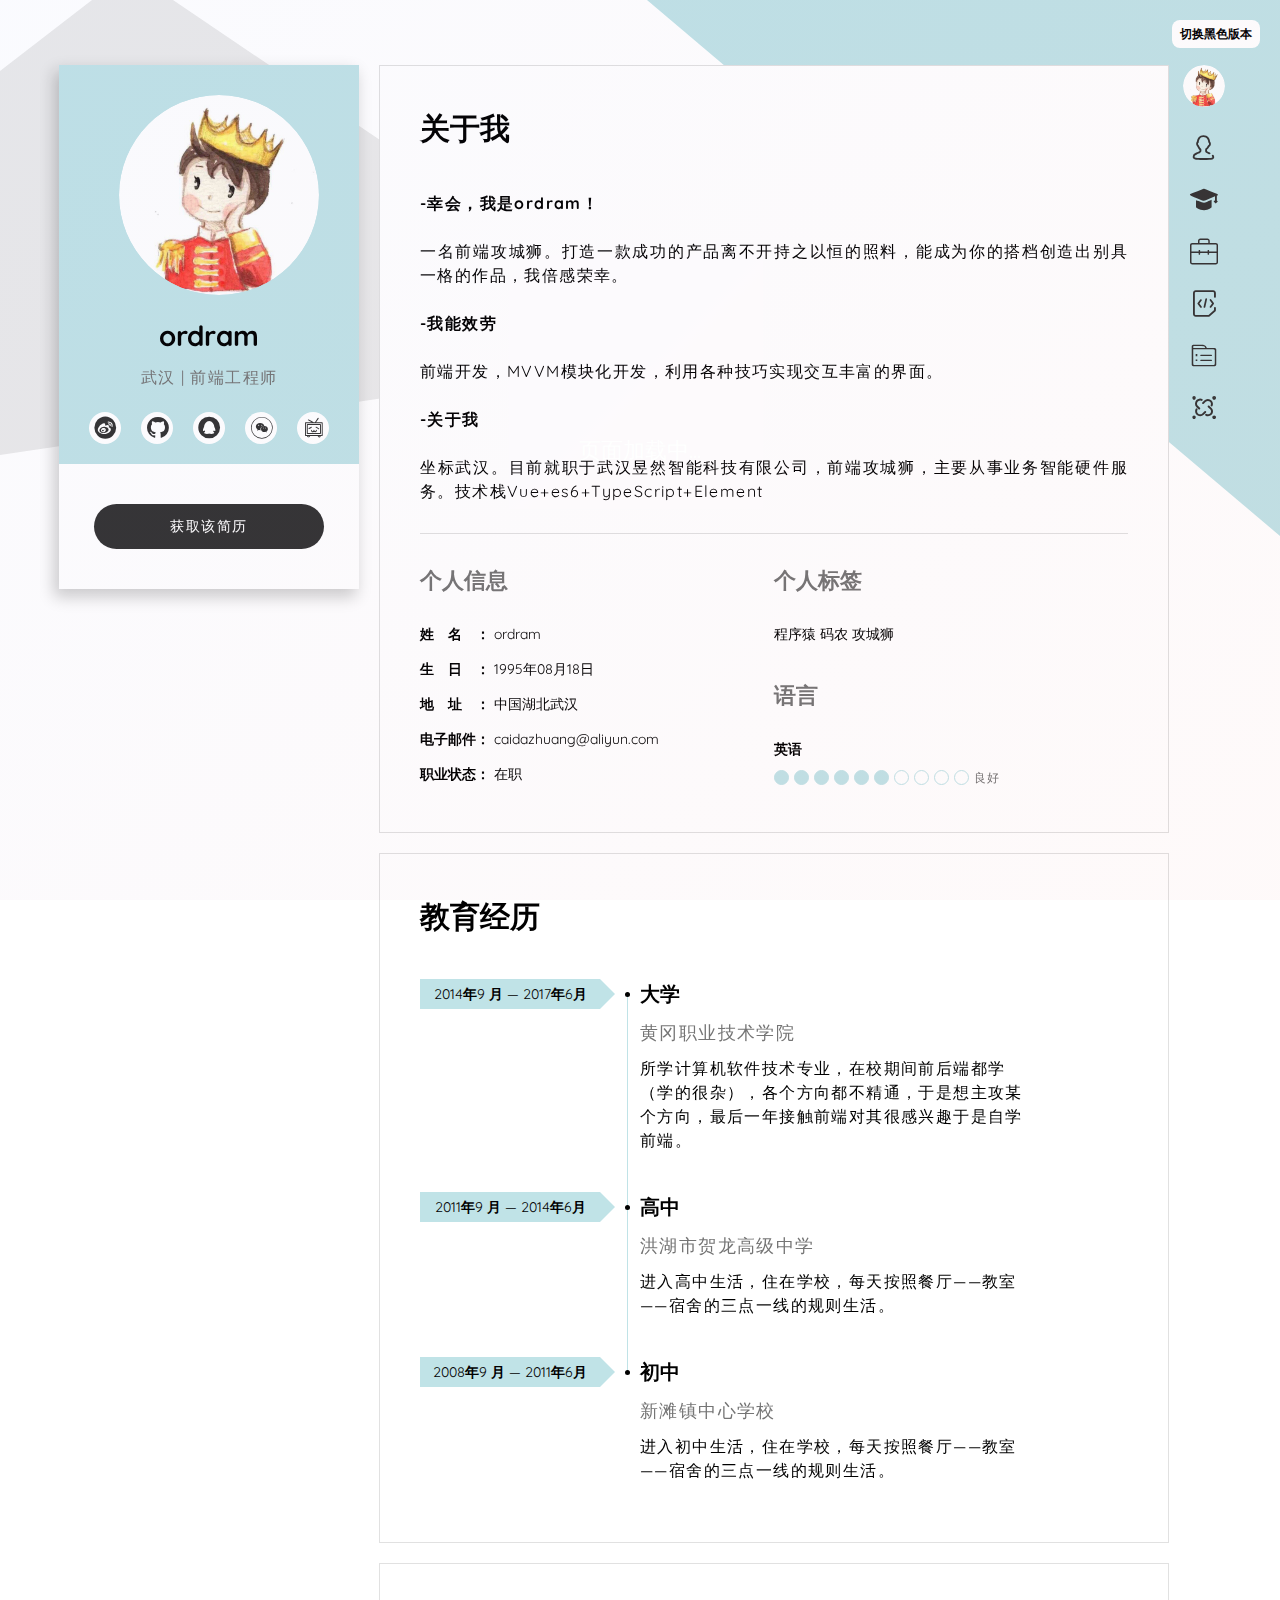
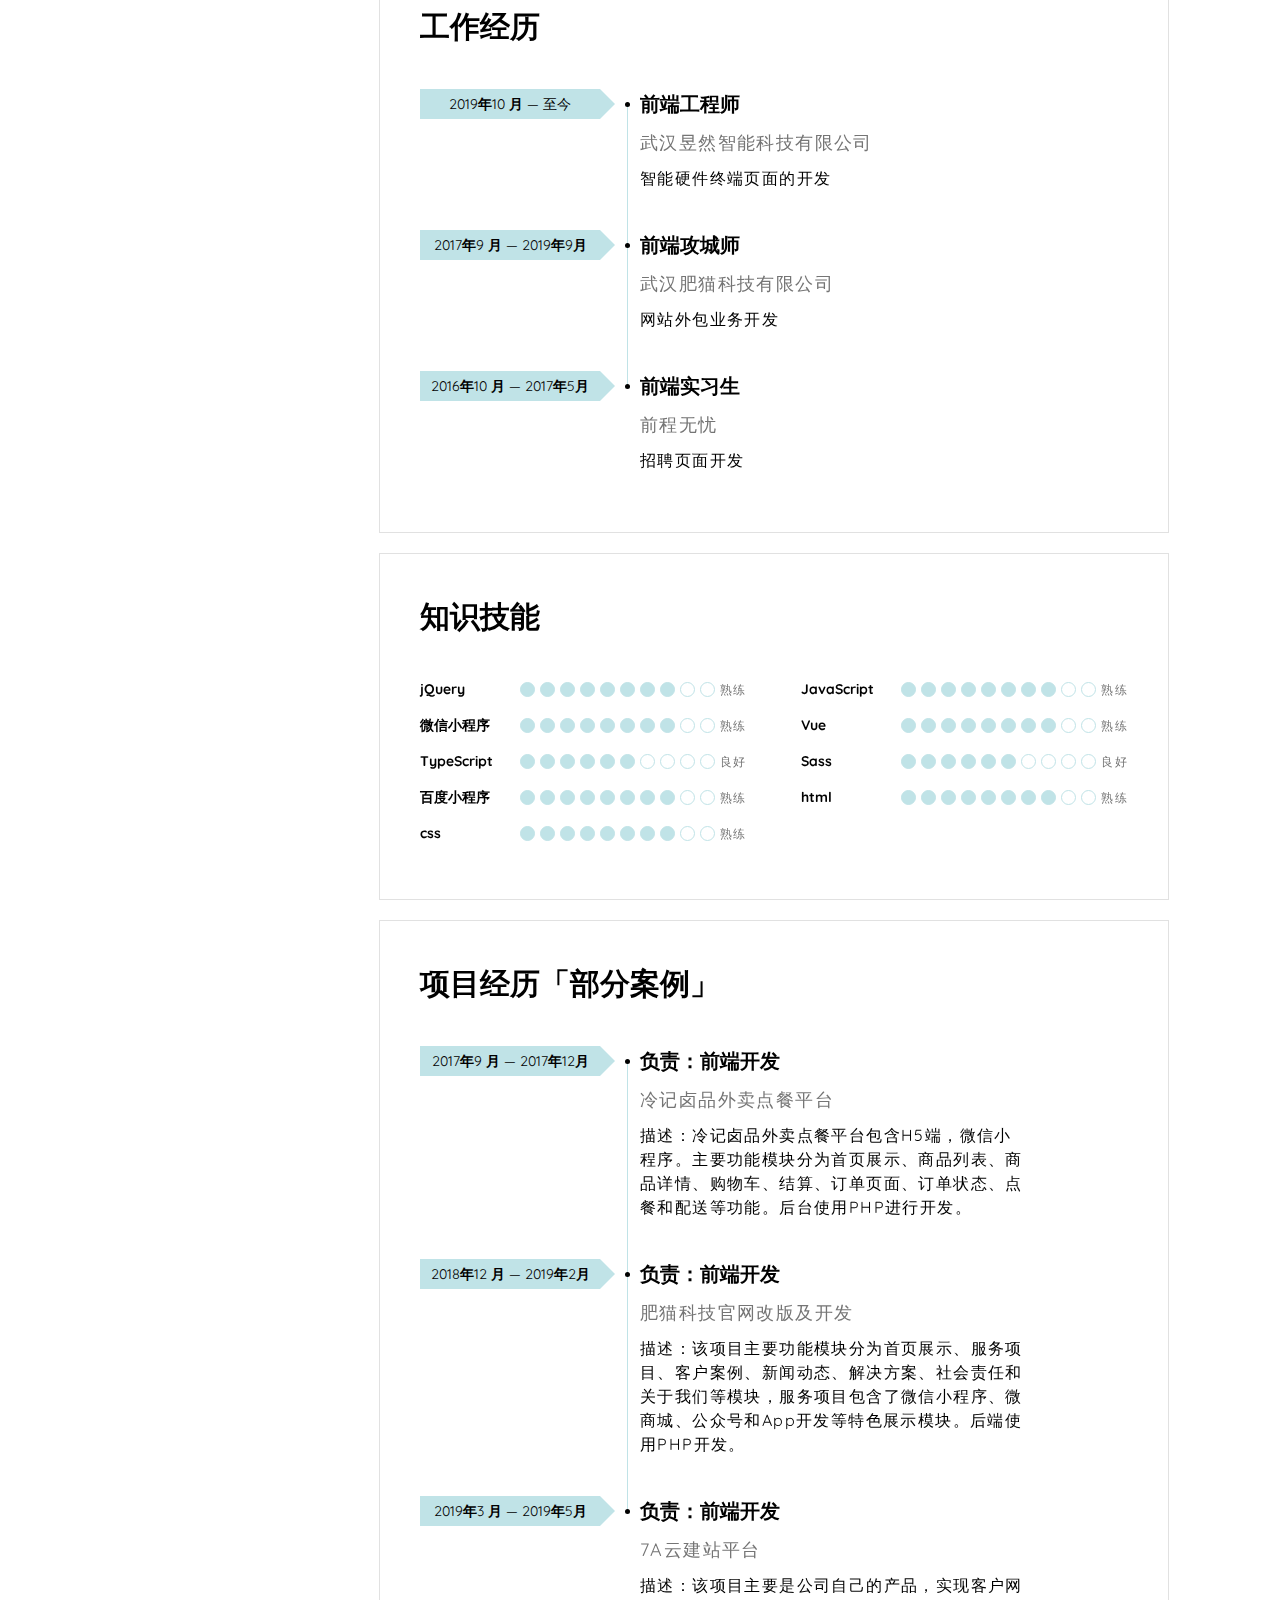
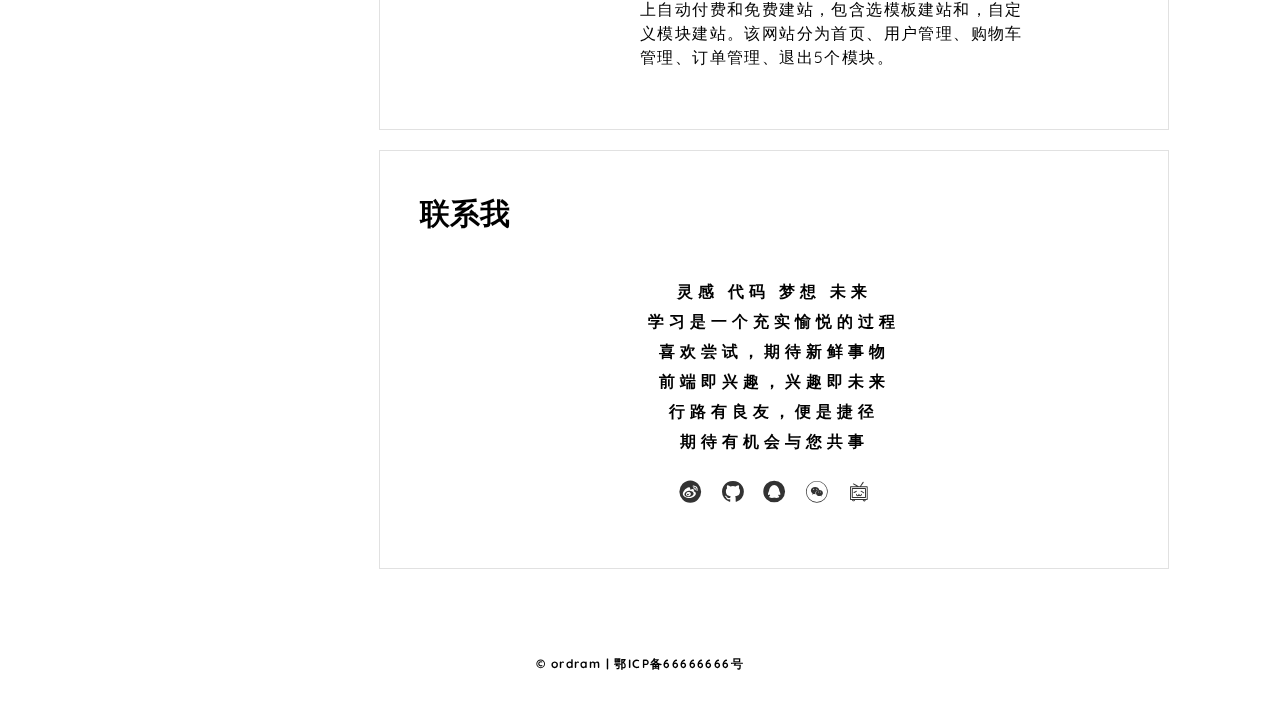
<file: index.html>
<!doctype html>
<html lang="zh" id="aboutMe">

<head>
	<meta charset="UTF-8">
	<meta name="viewport" content="width=device-width,initial-scale=1,minimum-scale=1,maximum-scale=1,user-scalable=no">
	<link rel="shortcut icon" href="./assets/img/logo_1.png">
	<meta name="description" content="">
	<meta name="keywords" content="">
	<meta name="author" content="Rieko">
	<meta name="fragment" content="!">
	<meta http-equiv="X-UA-Compatible" content="IE=Edge,chrome=1">
	<title>Web前端工程师-个人简历</title>
	<!--[if lte IE 9]>
		<script type="text/javascript">
			window.location = "upgradeBrowser.html"
		</script>
	<![endif]-->
	<link href="static/css/css-Pacifico.css" rel="stylesheet">
	<link href="static/css/css-Quicksand400700.css" rel="stylesheet">
	<link href="static/css/index-css_0.css.css" rel="stylesheet">
</head>

<body><noscript>开玩笑吧？！大佬？你的浏览器不支持Javascript！😭😭🥶🥶😱😱</noscript>
	<div class="loader-overlay">
		<div class="loading-text"><span class="loading-text-words" data-preloader="页">页</span><span
				class="loading-text-words" data-preloader="面">面</span><span class="loading-text-words"
				data-preloader="加">加</span><span class="loading-text-words" data-preloader="载">载</span><span
				class="loading-text-words" data-preloader="中">中</span><span class="loading-text-words"
				data-preloader=".">.</span><span class="loading-text-words" data-preloader=".">.</span><span
				class="loading-text-words" data-preloader=".">.</span>
		</div>
	</div>
	<div class="w-switch" style="background: #fff;"><a href="index_black.html" style="color: #000;">切换黑色版本</a></div>
	<main>
		<section class="w-userInfo noselect w-scroll-box">
			<div class="w-user">
				<div class="w-avatar"><img src="./static/picture/index_img_me.jpg" alt="头像"></div>
				<div class="w-name">
					<h4>ordram</h4>
					<p>武汉 | 前端工程师</p>
				</div>
				<div class="w-socialApp">
					<div><a href="https://weibo.com/5242194554/profile?topnav=1&wvr=6" target="_blank"><span class="iconfont">&#xe653;</span>
							<div class="w-prompt">微博</div>
						</a></div>
					<div><a href="https://github.com/ordram" target="_blank"><span class="iconfont">&#xead8;</span>
							<div class="w-prompt">github</div>
						</a></div>
					<div><a href="javascript:;"><span class="iconfont">&#xe63c;</span>
							<div class="w-prompt w-promptQr"><img src="./static/picture/index_img_qq.jpg" alt="QQ"></div>
						</a></div>
					<div><a href="javascript:;"><span class="iconfont">&#xe612;</span>
							<div class="w-prompt w-promptQr w-gzh"><img src="./static/picture/index_img_wechat.jpg"
									alt="微信号">
							<p style="color:#000">扫一扫，加我微信</p>
							</div>
						</a></div>
					<div><a href="https://space.bilibili.com/477916362" target="_blank"><span class="iconfont">&#xe64e;</span>
							<div class="w-prompt">B站</div>
						</a></div>
				</div>
			</div>
			<div class="w-btn"><a href="./index.pdf" title="获取该简历">获取该简历</a></div>
		</section>
		<section class="w-userInfo noselect w-scroll-show">
			<div class="w-user">
				<div class="w-avatar"><img src="./static/picture/index_img_me.jpg" alt="头像"></div>
				<div class="w-name">
					<h4>ordram</h4>
					<p>武汉 | 前端工程师</p>
				</div>
				<div class="w-socialApp">
					<div><a href="https://weibo.com/5242194554/profile?topnav=1&wvr=6" target="_blank"><span class="iconfont">&#xe653;</span>
							<div class="w-prompt">微博</div>
						</a></div>
					<div><a href="https://github.com/ordram" target="_blank"><span class="iconfont">&#xead8;</span>
							<div class="w-prompt">github</div>
						</a></div>
					<div><a href="javascript:;"><span class="iconfont">&#xe63c;</span>
							<div class="w-prompt w-promptQr"><img src="./static/picture/index_img_qq.jpg" alt="QQ"></div>
						</a></div>
					<div><a href="javascript:;"><span class="iconfont">&#xe612;</span>
							<div class="w-prompt w-promptQr w-gzh"><img src="./static/picture/index_img_wechat.jpg"
									alt="微信号">
								<p>扫一扫，加我微信</p>
							</div>
						</a></div>
					<div><a href="https://space.bilibili.com/477916362" target="_blank"><span class="iconfont">&#xe64e;</span>
							<div class="w-prompt">B站</div>
						</a></div>
				</div>
			</div>
			<div class="w-btn"><a href="./index.pdf" title="获取该简历">获取该简历</a></div>
		</section>
		<section class="w-nav">
			<div class="w-avatar"><img src="./static/picture/index_img_me.jpg" alt="头像"></div>
			<nav>
				<ul>
					<li data-title="关于我"><a href="#aboutMe"><span class="iconfont">&#xe68d;</span></a></li>
					<li data-title="教育经历"><a href="#educationExperience"><span class="iconfont">&#xe65c;</span></a></li>
					<li data-title="工作经历"><a href="#workExperience"><span class="iconfont">&#xe61a;</span></a></li>
					<li data-title="知识技能"><a href="#knowledgeSkills"><span class="iconfont">&#xebce;</span></a></li>
					<li data-title="项目经历"><a href="#personalWorks"><span class="iconfont">&#xe64c;</span></a></li>
					<li data-title="联系我"><a href="#contactMe"><span class="iconfont">&#xe613;</span></a></li>
				</ul>
			</nav>
		</section>
		<section class="w-container">
			<div class="w-aboutMe">
				<h3>关于我</h3>
				<p>
					<strong>-幸会，我是ordram！</strong><br><br>一名前端攻城狮。打造一款成功的产品离不开持之以恒的照料，能成为你的搭档创造出别具一格的作品，我倍感荣幸。<br><br><strong>-我能效劳</strong><br><br>前端开发，MVVM模块化开发，利用各种技巧实现交互丰富的界面。<br><br><strong>-关于我</strong><br><br>坐标武汉。目前就职于武汉昱然智能科技有限公司，前端攻城狮，主要从事业务智能硬件服务。技术栈Vue+es6+TypeScript+Element</p>
				<div class="w-grInfo">
					<ul>
						<h4>个人信息</h4>
						<li><strong>姓名：</strong> <span>ordram</span></li>
						<li><strong>生日：</strong> <span>1995年08月18日</span></li>
						<li><strong>地址：</strong> <span>中国湖北武汉</span></li>
						<li><strong>电子邮件：</strong> <span>caidazhuang@aliyun.com</span></li>
						<li><strong>职业状态：</strong> <span>在职</span></li>
					</ul>
					<div>
						<ul>
							<h4>个人标签</h4>
							<li><span>程序猿 码农 攻城狮</span></li>
						</ul>
						<ul>
							<h4 class="w-yuyan">语言</h4>
							<li><b>英语</b>
								<p class="w-english"><span></span> <span></span> <span></span> <span></span> <span></span> <span></span>
									<span></span> <span></span> <span></span> <span></span> 良好</p>
							</li>
						</ul>
					</div>
				</div>
			</div>
			<div id="educationExperience" class="w-educationExperience">
				<h3>教育经历</h3>
				<ul>
					<li><time>2014<strong>年</strong>9 <strong>月</strong> — 2017<strong>年</strong>6<strong>月</strong></time>
						<div>
							<h5>大学</h5>
							<p>黄冈职业技术学院</p>
							<p>所学计算机软件技术专业，在校期间前后端都学（学的很杂），各个方向都不精通，于是想主攻某个方向，最后一年接触前端对其很感兴趣于是自学前端。</p>
						</div>
					</li>
					<li><time>2011<strong>年</strong>9 <strong>月</strong> — 2014<strong>年</strong>6<strong>月</strong></time>
						<div>
							<h5>高中</h5>
							<p>洪湖市贺龙高级中学</p>
							<p>进入高中生活，住在学校，每天按照餐厅——教室——宿舍的三点一线的规则生活。</p>
						</div>
					</li>
					<li><time>2008<strong>年</strong>9 <strong>月</strong> — 2011<strong>年</strong>6<strong>月</strong></time>
						<div>
							<h5>初中</h5>
							<p>新滩镇中心学校</p>
							<p>进入初中生活，住在学校，每天按照餐厅——教室——宿舍的三点一线的规则生活。</p>
						</div>
					</li>
				</ul>
			</div>
			<div id="workExperience" class="w-workExperience">
				<h3>工作经历</h3>
				<ul>
					<li><time>2019<strong>年</strong>10 <strong>月</strong> — 至今</time>
						<div>
							<h5>前端工程师</h5>
							<p>武汉昱然智能科技有限公司</p>
							<p>智能硬件终端页面的开发</p>
						</div>
					</li>
					<li><time>2017<strong>年</strong>9 <strong>月</strong> — 2019<strong>年</strong>9<strong>月</strong></time>
						<div>
							<h5>前端攻城师</h5>
							<p>武汉肥猫科技有限公司</p>
							<p>网站外包业务开发</p>
						</div>
					</li>
					<li><time>2016<strong>年</strong>10 <strong>月</strong> — 2017<strong>年</strong>5<strong>月</strong></time>
						<div>
							<h5>前端实习生</h5>
							<p>前程无忧</p>
							<p>招聘页面开发</p>
						</div>
					</li>
				</ul>
			</div>
			<div id="knowledgeSkills" class="w-knowledgeSkills">
				<h3>知识技能</h3>
				<div>
					<ul>
						<li data-level="80"><b>jQuery</b>
							<p class="w-span"><span></span> <span></span> <span></span> <span></span> <span></span> <span></span>
								<span></span> <span></span> <span></span> <span></span></p>
						</li>
						<li data-level="80"><b>JavaScript</b>
							<p class="w-span"><span></span> <span></span> <span></span> <span></span> <span></span> <span></span>
								<span></span> <span></span> <span></span> <span></span></p>
						</li>
						<li data-level="80"><b>微信小程序</b>
							<p class="w-span"><span></span> <span></span> <span></span> <span></span> <span></span> <span></span>
								<span></span> <span></span> <span></span> <span></span></p>
						</li>
						<li data-level="80"><b>Vue</b>
							<p class="w-span"><span></span> <span></span> <span></span> <span></span> <span></span> <span></span>
								<span></span> <span></span> <span></span> <span></span></p>
						</li>
						<li data-level="60"><b>TypeScript</b>
							<p class="w-span"><span></span> <span></span> <span></span> <span></span> <span></span> <span></span>
								<span></span> <span></span> <span></span> <span></span></p>
						</li>
						<li data-level="60"><b>Sass</b>
							<p class="w-span"><span></span> <span></span> <span></span> <span></span> <span></span> <span></span>
								<span></span> <span></span> <span></span> <span></span></p>
						</li>
						<li data-level="80"><b>百度小程序</b>
							<p class="w-span"><span></span> <span></span> <span></span> <span></span> <span></span> <span></span>
								<span></span> <span></span> <span></span> <span></span></p>
						</li>
						<li data-level="80"><b>html</b>
							<p class="w-span"><span></span> <span></span> <span></span> <span></span> <span></span> <span></span>
								<span></span> <span></span> <span></span> <span></span></p>
						</li>
						<li data-level="80"><b>css</b>
							<p class="w-span"><span></span> <span></span> <span></span> <span></span> <span></span> <span></span>
								<span></span> <span></span> <span></span> <span></span></p>
						</li>
					</ul>
				</div>
			</div>
			<div id="personalWorks" class="w-personalWorks">
				<h3>项目经历「部分案例」</h3>
				<ul>
					<li><time>2017<strong>年</strong>9 <strong>月</strong> — 2017<strong>年</strong>12<strong>月</strong></time>
						<div>
							<h5>负责：前端开发</h5>
							<p>冷记卤品外卖点餐平台</p>
							<p>描述：冷记卤品外卖点餐平台包含H5端，微信小程序。主要功能模块分为首页展示、商品列表、商品详情、购物车、结算、订单页面、订单状态、点餐和配送等功能。后台使用PHP进行开发。</p>
						</div>
					</li>
					<li><time>2018<strong>年</strong>12 <strong>月</strong> — 2019<strong>年</strong>2<strong>月</strong></time>
						<div>
							<h5>负责：前端开发</h5>
							<p>肥猫科技官网改版及开发</p>
							<p>描述：该项目主要功能模块分为首页展示、服务项目、客户案例、新闻动态、解决方案、社会责任和关于我们等模块，服务项目包含了微信小程序、微商城、公众号和App开发等特色展示模块。后端使用PHP开发。</p>
						</div>
					</li>
					<li><time>2019<strong>年</strong>3 <strong>月</strong> — 2019<strong>年</strong>5<strong>月</strong></time>
						<div>
							<h5>负责：前端开发</h5>
							<p>7A云建站平台</p>
							<p>描述：该项目主要是公司自己的产品，实现客户网上自动付费和免费建站，包含选模板建站和，自定义模块建站。该网站分为首页、用户管理、购物车管理、订单管理、退出5个模块。</p>
						</div>
					</li>
				</ul>
			</div>
			<div id="contactMe" class="w-contactMe">
				<h3>联系我</h3>
				<p>灵感 代码 梦想 未来<br>学习是一个充实愉悦的过程<br>喜欢尝试，期待新鲜事物<br>前端即兴趣，兴趣即未来<br>行路有良友，便是捷径<br>期待有机会与您共事<br></p>
				<div class="w-socialApp">
					<div><a href="https://weibo.com/5242194554/profile?topnav=1&wvr=6" target="_blank"><span class="iconfont">&#xe653;</span>
							<div class="w-prompt">微博</div>
						</a></div>
					<div><a href="https://github.com/ordram" target="_blank"><span class="iconfont">&#xead8;</span>
							<div class="w-prompt">github</div>
						</a></div>
					<div><a href="javascript:;"><span class="iconfont">&#xe63c;</span>
							<div class="w-prompt w-promptQr"><img src="./static/picture/index_img_qq.jpg" alt="QQ"></div>
						</a></div>
					<div><a href="javascript:;"><span class="iconfont">&#xe612;</span>
							<div class="w-prompt w-promptQr w-gzh"><img src="./static/picture/index_img_wechat.jpg"
									alt="微信号">
								<p>扫一扫，加我微信</p>
							</div>
						</a></div>
					<div><a href="https://space.bilibili.com/477916362" target="_blank"><span class="iconfont">&#xe64e;</span>
							<div class="w-prompt">B站</div>
						</a></div>
				</div>
			</div>
		</section>
	</main>
	<footer>
		<div class="w-count"><span id="busuanzi_container_site_pv" style="display: none;">PV：<span
					id="busuanzi_value_site_pv"></span> 次 </span><span id="busuanzi_container_site_uv"
				style="display: none;">UV:<span id="busuanzi_value_site_uv"></span> 人次</span></div>
		<p>© ordram | 鄂ICP备66666666号</p>
	</footer><svg class="w-bgLeft" height="519" width="758">
		<polygon class="pol" points="0,455,693,352,173,0,92,0,0,71"></polygon>
	</svg> <svg class="w-bgRight" height="536" width="633">
		<polygon points="0,0,633,0,633,536"></polygon>
	</svg>
	<script async="" src="static/js/busuanzi.pure.mini.js"></script>
	<script src="static/js/index-js_runtime.c40cff6c88c7668.js"></script>
	<script src="static/js/index-js_vendor.c40cff6c88c7668d.js"></script>
	<script src="static/js/index-js_main.c40cff6c88c7668d9a.js"></script>
</body>

</html>
</file>
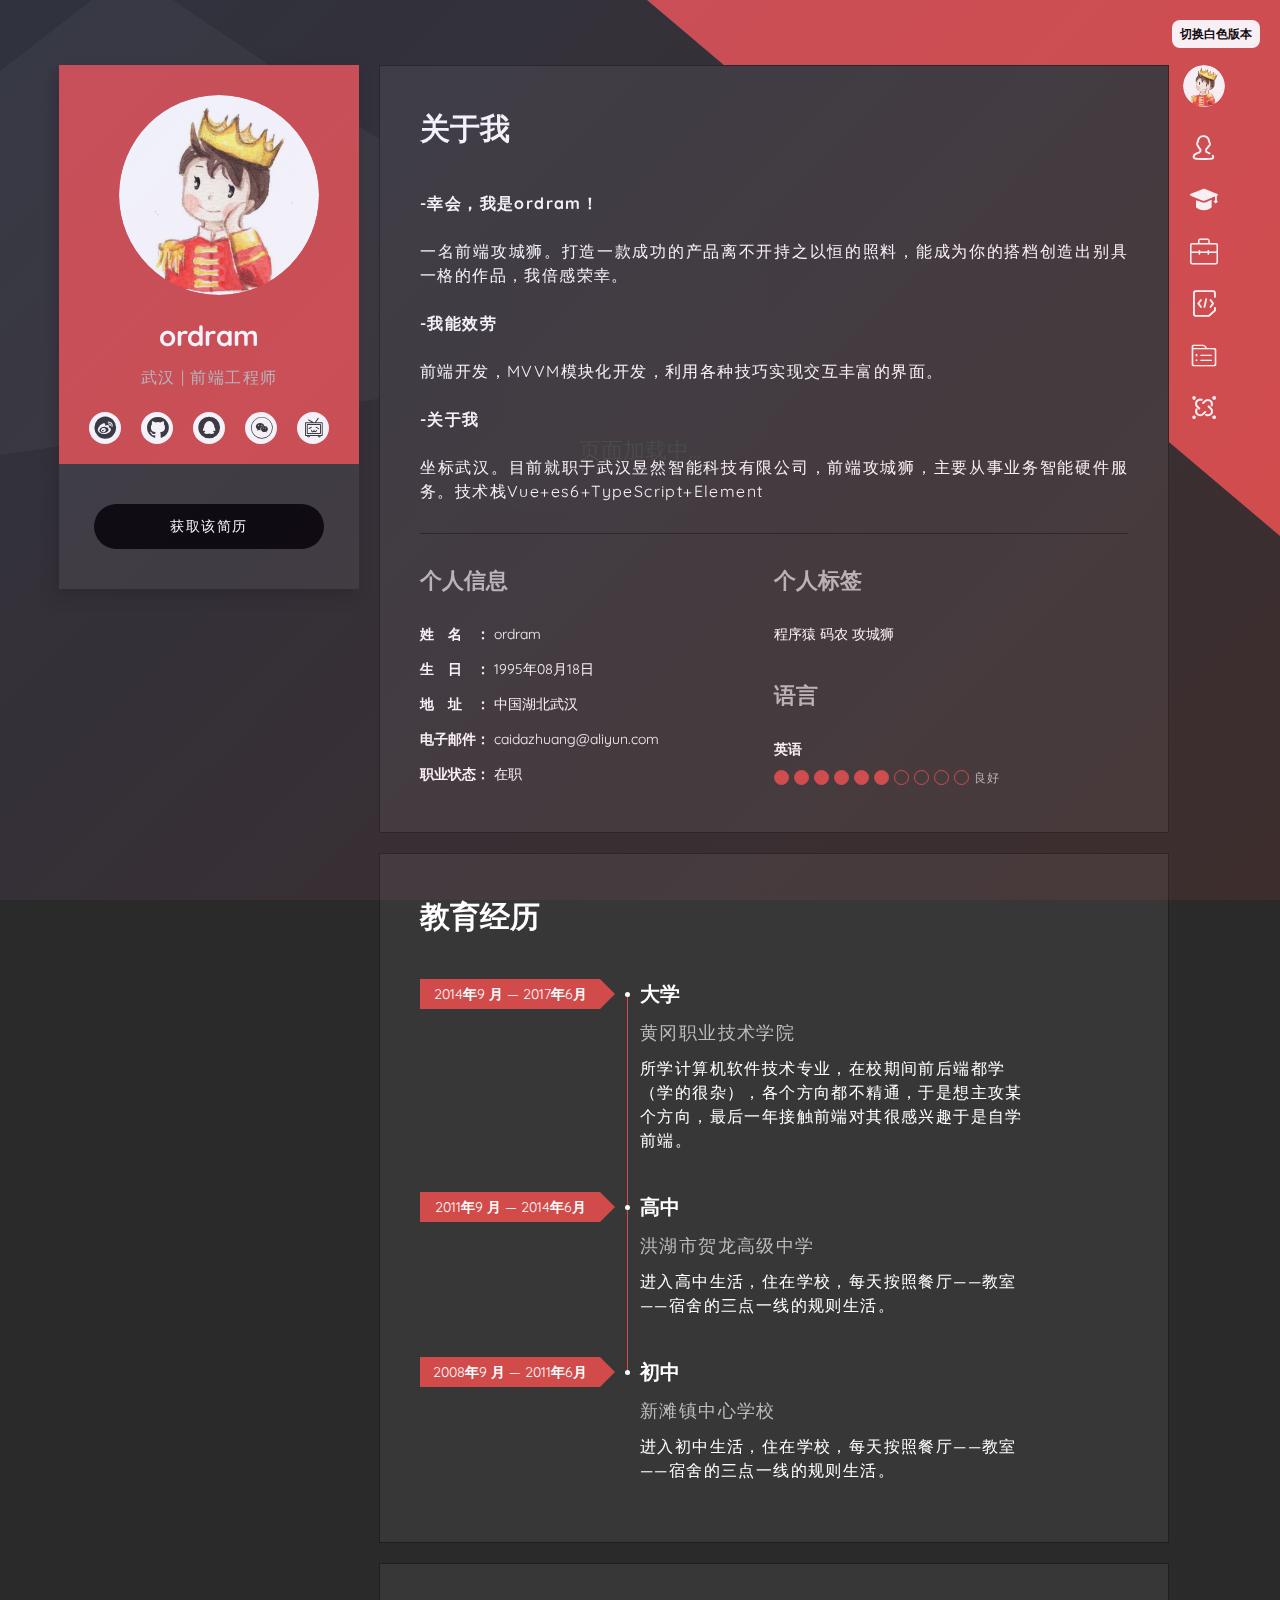
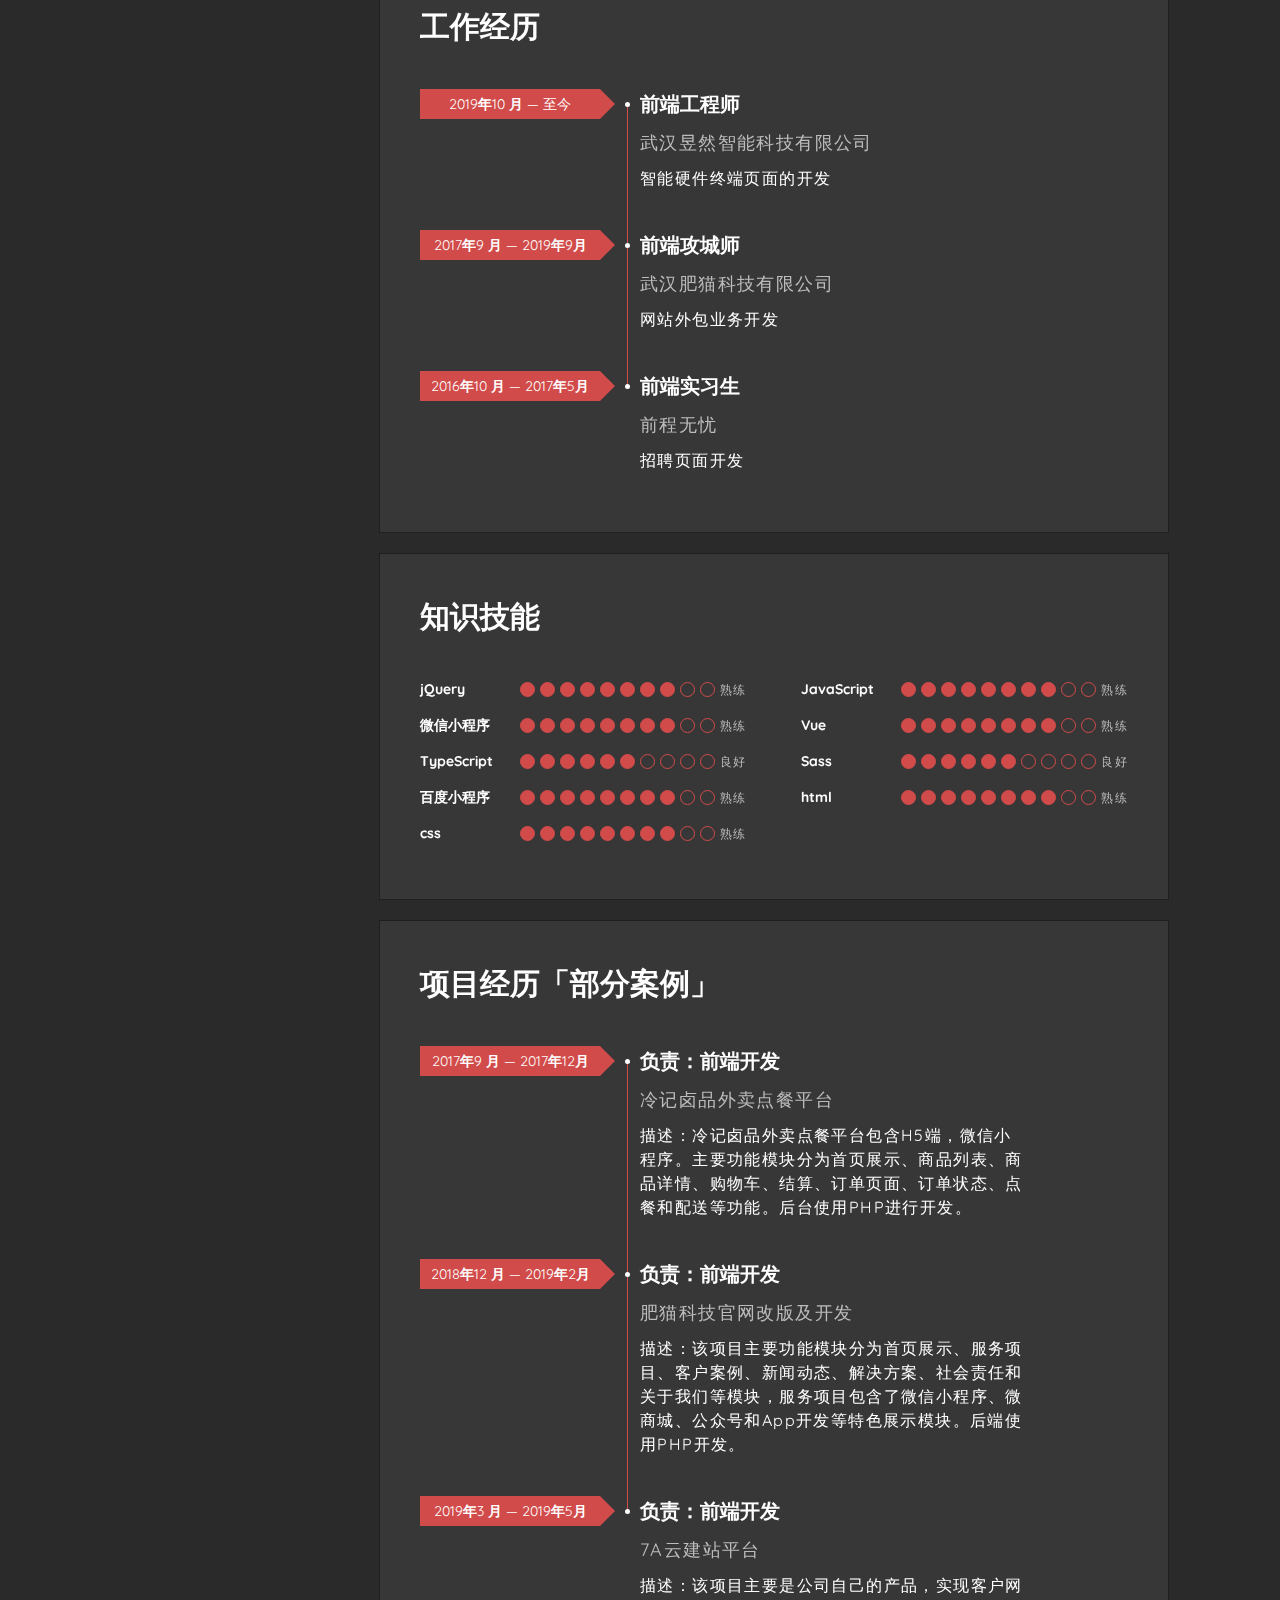
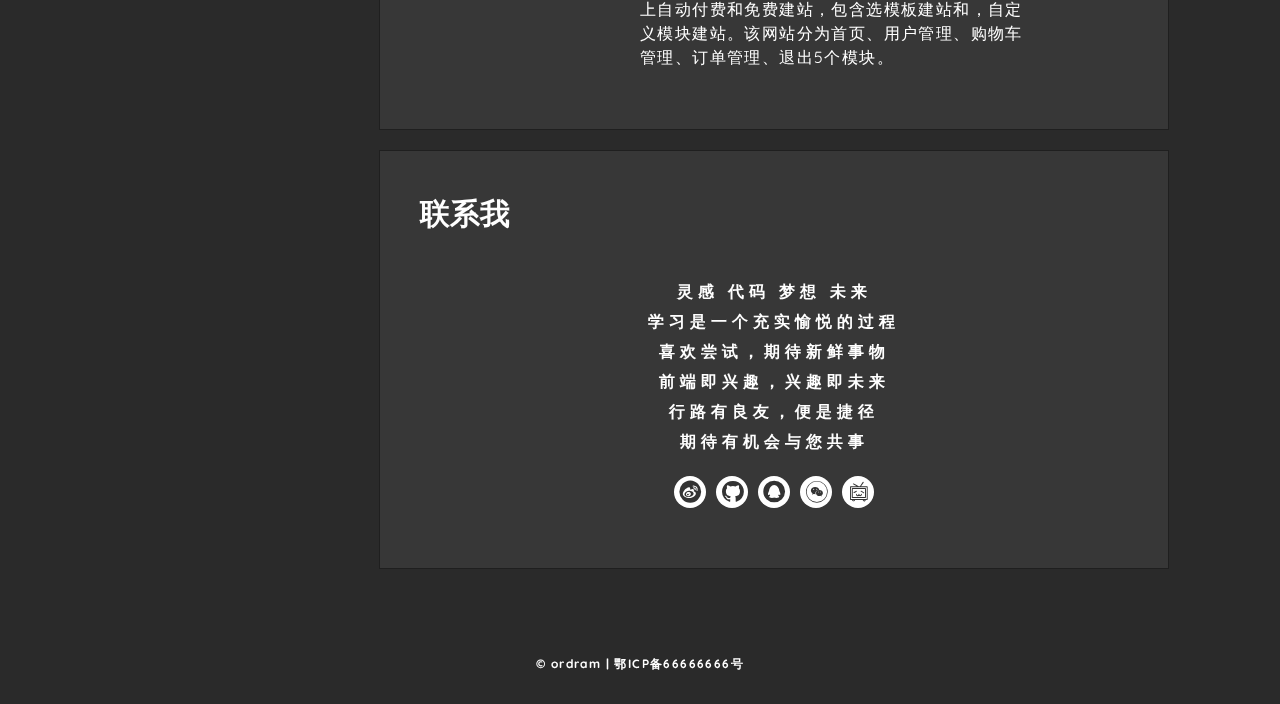
<file: index_black.html>
<!doctype html>
<html lang="zh_cn" id="aboutMe">

<head>
	<meta charset="UTF-8">
	<meta name="viewport" content="width=device-width,initial-scale=1,minimum-scale=1,maximum-scale=1,user-scalable=no">
	<link rel="shortcut icon" href="./assets/img/logo_1.png">
	<meta name="description" content="">
	<meta name="keywords" content="">
	<meta name="author" content="ordram">
	<meta name="fragment" content="!">
	<meta http-equiv="X-UA-Compatible" content="IE=Edge,chrome=1">
	<title>Web前端工程师-个人简历</title>
	<!--[if lte IE 9]>
		<script type="text/javascript">
			window.location = "upgradeBrowser.html"
		</script>
	<![endif]-->
	<link href="static/css/css-Pacifico.css" rel="stylesheet">
	<link href="static/css/css-Quicksand400700.css" rel="stylesheet">
	<style>
		html p {
			color: #fff;
		}

		html body {
			background-color: #2a2a2a;
		}

		::selection {
			background-color: #d14b4a;
			color: #fff;
		}

		/* #1f1f1f */
		html body .w-bgLeft polygon {
			fill: #373737;
		}

		html body .w-bgRight polygon {
			fill: #d14b4a;
		}

		html body main .w-userInfo .w-user,
		html body main .w-container .w-aboutMe .w-grInfo li .w-english span:nth-child(-n + 6) {
			background-color: #d14b4a;

		}

		html body main .w-container .w-aboutMe .w-grInfo li .w-english span,
		html body .w-span span {
			border-color: #d14b4a;
		}

		html body main .w-userInfo .w-user .w-name h4,
		html body main .w-container>div h3,
		html body .w-container .w-aboutMe .w-grInfo,
		body main .w-container .w-knowledgeSkills>div ul li b,
		html h5,
		html h4 {
			color: #fff;
		}

		html body main .w-userInfo .w-user .w-name p,
		html body main .w-container .w-aboutMe .w-grInfo h4,
		html body main .w-container .w-aboutMe .w-grInfo li .w-english,
		html body main .w-container .w-knowledgeSkills>div ul li p,
		html body main .w-container>div>ul>li>div h5+p {
			color: #bcbcbc !important;
		}

		html body main .w-userInfo .w-btn,
		html body main .w-container>div {
			background-color: #373737;
		}

		html body main .w-container>div {
			border-color: #1f1f1f;
		}

		html body main .w-container .w-aboutMe>p::after {
			background: #1f1f1f;
		}

		html body main .w-userInfo .w-btn>a {
			background-color: #000;
		}

		html body main .w-container div ul li>div::before {
			background: #fff !important;
		}

		body main .w-container div ul li>div::after,
		body main .w-container div ul li>time {
			background: #d14b4a !important;
			color: #fff !important;
		}

		body main .w-container div ul li>time::after {
			border-left-color: #d14b4a !important;
		}

		html footer .w-count span,
		html body main .w-nav nav ul li a span {
			color: #fff;
		}

		@media screen and (max-width:720px) {
			body main .w-container div ul li>time::after {
				border-left-color: transparent !important;
				border-right-color: #d14b4a !important;

			}
		}
	</style>
	<link href="static/css/index-css_0.css.css" rel="stylesheet">
</head>

<body><noscript>开玩笑吧？！大佬？你的浏览器不支持Javascript！😭😭🥶🥶😱😱</noscript>
	<div class="loader-overlay">
		<div class="loading-text"><span class="loading-text-words" data-preloader="页">页</span><span
				class="loading-text-words" data-preloader="面">面</span><span class="loading-text-words"
				data-preloader="加">加</span><span class="loading-text-words" data-preloader="载">载</span><span
				class="loading-text-words" data-preloader="中">中</span><span class="loading-text-words"
				data-preloader=".">.</span><span class="loading-text-words" data-preloader=".">.</span><span
				class="loading-text-words" data-preloader=".">.</span>
		</div>
	</div>
	<!-- <div class="loader-overlay">
		<div class="loading-text"><span class="loading-text-words" data-preloader="页">页</span><span
				class="loading-text-words" data-preloader="面">面</span><span class="loading-text-words"
				data-preloader="加">加</span><span class="loading-text-words" data-preloader="载">载</span><span
				class="loading-text-words" data-preloader="中">中</span><span class="loading-text-words"
				data-preloader=".">.</span><span class="loading-text-words" data-preloader=".">.</span><span
				class="loading-text-words" data-preloader=".">.</span>
		</div>
	</div> -->
	<div class="w-switch" style="background: #fff;"><a href="index.html" style="color: #000;">切换白色版本</a></div>
	<main>
		<section class="w-userInfo noselect w-scroll-box">
			<div class="w-user">
				<div class="w-avatar"><img src="./static/picture/index_img_me.jpg" alt="头像"></div>
				<div class="w-name">
					<h4>ordram</h4>
					<p>武汉 | 前端工程师</p>
				</div>
				<div class="w-socialApp">
					<div><a href="https://weibo.com/5242194554/profile?topnav=1&wvr=6" target="_blank"><span class="iconfont">&#xe653;</span>
							<div class="w-prompt">微博</div>
						</a></div>
					<div><a href="https://github.com/ordram" target="_blank"><span class="iconfont">&#xead8;</span>
							<div class="w-prompt">github</div>
						</a></div>
					<div><a href="javascript:;"><span class="iconfont">&#xe63c;</span>
							<div class="w-prompt w-promptQr"><img src="./static/picture/index_img_qq.jpg" alt="QQ"></div>
						</a></div>
					<div><a href="javascript:;"><span class="iconfont">&#xe612;</span>
							<div class="w-prompt w-promptQr w-gzh"><img src="./static/picture/index_img_wechat.jpg"	alt="微信号">
								<p style="color:#000">扫一扫，加我微信</p>
							</div>
						</a></div>
					<div><a href="https://space.bilibili.com/477916362" target="_blank"><span class="iconfont">&#xe64e;</span>
							<div class="w-prompt">B站</div>
						</a></div>
				</div>
			</div>
			<div class="w-btn"><a href="./index_black.pdf" title="获取该简历">获取该简历</a></div>
		</section>
		<section class="w-userInfo noselect w-scroll-show">
			<div class="w-user">
				<div class="w-avatar"><img src="./static/picture/index_img_me.jpg" alt="头像"></div>
				<div class="w-name">
					<h4>ordram</h4>
					<p>武汉 | 前端工程师</p>
				</div>
				<div class="w-socialApp">
					<div><a href="https://weibo.com/5242194554/profile?topnav=1&wvr=6" target="_blank"><span class="iconfont">&#xe653;</span>
							<div class="w-prompt">微博</div>
						</a></div>
					<div><a href="https://github.com/ordram" target="_blank"><span class="iconfont">&#xead8;</span>
							<div class="w-prompt">github</div>
						</a></div>
					<div><a href="javascript:;"><span class="iconfont">&#xe63c;</span>
							<div class="w-prompt w-promptQr"><img src="./static/picture/index_img_qq.jpg" alt="QQ"></div>
						</a></div>
					<div><a href="javascript:;"><span class="iconfont">&#xe612;</span>
							<div class="w-prompt w-promptQr w-gzh"><img src="./static/picture/index_img_wechat.jpg"	alt="微信号">
								<p style="color:#000">扫一扫，加我微信</p>
							</div>
						</a></div>
					<div><a href="https://space.bilibili.com/477916362" target="_blank"><span class="iconfont">&#xe64e;</span>
							<div class="w-prompt">B站</div>
						</a></div>
				</div>
			</div>
			<div class="w-btn"><a href="./index_black.pdf" title="获取该简历">获取该简历</a></div>
		</section>
		<section class="w-nav">
			<div class="w-avatar"><img src="./static/picture/index_img_me.jpg" alt="头像"></div>
			<nav>
				<ul>
					<li data-title="关于我"><a href="#aboutMe"><span class="iconfont">&#xe68d;</span></a></li>
					<li data-title="教育经历"><a href="#educationExperience"><span class="iconfont">&#xe65c;</span></a></li>
					<li data-title="工作经历"><a href="#workExperience"><span class="iconfont">&#xe61a;</span></a></li>
					<li data-title="知识技能"><a href="#knowledgeSkills_black"><span class="iconfont">&#xebce;</span></a></li>
					<li data-title="项目经历"><a href="#personalWorks"><span class="iconfont">&#xe64c;</span></a></li>
					<li data-title="联系我"><a href="#contactMe"><span class="iconfont">&#xe613;</span></a></li>
				</ul>
			</nav>
		</section>
		<section class="w-container">
			<div class="w-aboutMe">
				<h3>关于我</h3>
				<p>
					<strong>-幸会，我是ordram！</strong><br><br>一名前端攻城狮。打造一款成功的产品离不开持之以恒的照料，能成为你的搭档创造出别具一格的作品，我倍感荣幸。<br><br><strong>-我能效劳</strong><br><br>前端开发，MVVM模块化开发，利用各种技巧实现交互丰富的界面。<br><br><strong>-关于我</strong><br><br>坐标武汉。目前就职于武汉昱然智能科技有限公司，前端攻城狮，主要从事业务智能硬件服务。技术栈Vue+es6+TypeScript+Element</p>
				<div class="w-grInfo">
					<ul>
						<h4>个人信息</h4>
						<li><strong>姓名：</strong> <span>ordram</span></li>
						<li><strong>生日：</strong> <span>1995年08月18日</span></li>
						<li><strong>地址：</strong> <span>中国湖北武汉</span></li>
						<li><strong>电子邮件：</strong> <span>caidazhuang@aliyun.com</span></li>
						<li><strong>职业状态：</strong> <span>在职</span></li>
					</ul>
					<div>
						<ul>
							<h4>个人标签</h4>
							<li><span>程序猿 码农 攻城狮</span></li>
						</ul>
						<ul>
							<h4 class="w-yuyan">语言</h4>
							<li><b>英语</b>
								<p class="w-english"><span></span> <span></span> <span></span> <span></span> <span></span> <span></span>
									<span></span> <span></span> <span></span> <span></span> 良好</p>
							</li>
						</ul>
					</div>
				</div>
			</div>
			<div id="educationExperience" class="w-educationExperience">
				<h3>教育经历</h3>
				<ul>
					<li><time>2014<strong>年</strong>9 <strong>月</strong> — 2017<strong>年</strong>6<strong>月</strong></time>
						<div>
							<h5>大学</h5>
							<p>黄冈职业技术学院</p>
							<p>所学计算机软件技术专业，在校期间前后端都学（学的很杂），各个方向都不精通，于是想主攻某个方向，最后一年接触前端对其很感兴趣于是自学前端。</p>
						</div>
					</li>
					<li><time>2011<strong>年</strong>9 <strong>月</strong> — 2014<strong>年</strong>6<strong>月</strong></time>
						<div>
							<h5>高中</h5>
							<p>洪湖市贺龙高级中学</p>
							<p>进入高中生活，住在学校，每天按照餐厅——教室——宿舍的三点一线的规则生活。</p>
						</div>
					</li>
					<li><time>2008<strong>年</strong>9 <strong>月</strong> — 2011<strong>年</strong>6<strong>月</strong></time>
						<div>
							<h5>初中</h5>
							<p>新滩镇中心学校</p>
							<p>进入初中生活，住在学校，每天按照餐厅——教室——宿舍的三点一线的规则生活。</p>
						</div>
					</li>
				</ul>
			</div>
			<div id="workExperience" class="w-workExperience">
				<h3>工作经历</h3>
				<ul>
					<li><time>2019<strong>年</strong>10 <strong>月</strong> — 至今</time>
						<div>
							<h5>前端工程师</h5>
							<p>武汉昱然智能科技有限公司</p>
							<p>智能硬件终端页面的开发</p>
						</div>
					</li>
					<li><time>2017<strong>年</strong>9 <strong>月</strong> — 2019<strong>年</strong>9<strong>月</strong></time>
						<div>
							<h5>前端攻城师</h5>
							<p>武汉肥猫科技有限公司</p>
							<p>网站外包业务开发</p>
						</div>
					</li>
					<li><time>2016<strong>年</strong>10 <strong>月</strong> — 2017<strong>年</strong>5<strong>月</strong></time>
						<div>
							<h5>前端实习生</h5>
							<p>前程无忧</p>
							<p>招聘页面开发</p>
						</div>
					</li>
				</ul>
			</div>
			<div id="knowledgeSkills_black" class="w-knowledgeSkills">
				<h3>知识技能</h3>
				<div>
					<ul>
						<li data-level="80"><b>jQuery</b>
							<p class="w-span"><span></span> <span></span> <span></span> <span></span> <span></span> <span></span>
								<span></span> <span></span> <span></span> <span></span></p>
						</li>
						<li data-level="80"><b>JavaScript</b>
							<p class="w-span"><span></span> <span></span> <span></span> <span></span> <span></span> <span></span>
								<span></span> <span></span> <span></span> <span></span></p>
						</li>
						<li data-level="80"><b>微信小程序</b>
							<p class="w-span"><span></span> <span></span> <span></span> <span></span> <span></span> <span></span>
								<span></span> <span></span> <span></span> <span></span></p>
						</li>
						<li data-level="80"><b>Vue</b>
							<p class="w-span"><span></span> <span></span> <span></span> <span></span> <span></span> <span></span>
								<span></span> <span></span> <span></span> <span></span></p>
						</li>
						<li data-level="60"><b>TypeScript</b>
							<p class="w-span"><span></span> <span></span> <span></span> <span></span> <span></span> <span></span>
								<span></span> <span></span> <span></span> <span></span></p>
						</li>
						<li data-level="60"><b>Sass</b>
							<p class="w-span"><span></span> <span></span> <span></span> <span></span> <span></span> <span></span>
								<span></span> <span></span> <span></span> <span></span></p>
						</li>
						<li data-level="80"><b>百度小程序</b>
							<p class="w-span"><span></span> <span></span> <span></span> <span></span> <span></span> <span></span>
								<span></span> <span></span> <span></span> <span></span></p>
						</li>
						<li data-level="80"><b>html</b>
							<p class="w-span"><span></span> <span></span> <span></span> <span></span> <span></span> <span></span>
								<span></span> <span></span> <span></span> <span></span></p>
						</li>
						<li data-level="80"><b>css</b>
							<p class="w-span"><span></span> <span></span> <span></span> <span></span> <span></span> <span></span>
								<span></span> <span></span> <span></span> <span></span></p>
						</li>
					</ul>
				</div>
			</div>
			<div id="personalWorks" class="w-personalWorks">
				<h3>项目经历「部分案例」</h3>
				<ul>
					<li><time>2017<strong>年</strong>9 <strong>月</strong> — 2017<strong>年</strong>12<strong>月</strong></time>
						<div>
							<h5>负责：前端开发</h5>
							<p>冷记卤品外卖点餐平台</p>
							<p>描述：冷记卤品外卖点餐平台包含H5端，微信小程序。主要功能模块分为首页展示、商品列表、商品详情、购物车、结算、订单页面、订单状态、点餐和配送等功能。后台使用PHP进行开发。</p>
						</div>
					</li>
					<li><time>2018<strong>年</strong>12 <strong>月</strong> — 2019<strong>年</strong>2<strong>月</strong></time>
						<div>
							<h5>负责：前端开发</h5>
							<p>肥猫科技官网改版及开发</p>
							<p>描述：该项目主要功能模块分为首页展示、服务项目、客户案例、新闻动态、解决方案、社会责任和关于我们等模块，服务项目包含了微信小程序、微商城、公众号和App开发等特色展示模块。后端使用PHP开发。</p>
						</div>
					</li>
					<li><time>2019<strong>年</strong>3 <strong>月</strong> — 2019<strong>年</strong>5<strong>月</strong></time>
						<div>
							<h5>负责：前端开发</h5>
							<p>7A云建站平台</p>
							<p>描述：该项目主要是公司自己的产品，实现客户网上自动付费和免费建站，包含选模板建站和，自定义模块建站。该网站分为首页、用户管理、购物车管理、订单管理、退出5个模块。</p>
						</div>
					</li>
				</ul>
			</div>
			<div id="contactMe" class="w-contactMe">
				<h3>联系我</h3>
				<p>灵感 代码 梦想 未来<br>学习是一个充实愉悦的过程<br>喜欢尝试，期待新鲜事物<br>前端即兴趣，兴趣即未来<br>行路有良友，便是捷径<br>期待有机会与您共事<br></p>
				<div class="w-socialApp">
					<div><a href="https://weibo.com/5242194554/profile?topnav=1&wvr=6" target="_blank"><span class="iconfont">&#xe653;</span>
							<div class="w-prompt">微博</div>
						</a></div>
					<div><a href="https://github.com/ordram" target="_blank"><span class="iconfont">&#xead8;</span>
							<div class="w-prompt">github</div>
						</a></div>
					<div><a href="javascript:;"><span class="iconfont">&#xe63c;</span>
							<div class="w-prompt w-promptQr"><img src="./static/picture/index_img_qq.jpg" alt="QQ"></div>
						</a></div>
					<div><a href="javascript:;"><span class="iconfont">&#xe612;</span>
							<div class="w-prompt w-promptQr w-gzh"><img src="./static/picture/index_img_wechat.jpg"	alt="微信号">
								<p style="color:#000">扫一扫，加我微信</p>
							</div>
						</a></div>
					<div><a href="https://space.bilibili.com/477916362" target="_blank"><span class="iconfont">&#xe64e;</span>
							<div class="w-prompt">B站</div>
						</a></div>
				</div>
			</div>
		</section>
	</main>
	<footer>
		<div class="w-count"><span id="busuanzi_container_site_pv" style="display: none;">PV：<span
					id="busuanzi_value_site_pv"></span> 次 </span><span id="busuanzi_container_site_uv"
				style="display: none;">UV:<span id="busuanzi_value_site_uv"></span> 人次</span></div>
		<p>© ordram | 鄂ICP备66666666号</p>
	</footer><svg class="w-bgLeft" height="519" width="758">
		<polygon class="pol" points="0,455,693,352,173,0,92,0,0,71"></polygon>
	</svg> <svg class="w-bgRight" height="536" width="633">
		<polygon points="0,0,633,0,633,536"></polygon>
	</svg>
	<script async="" src="static/js/busuanzi.pure.mini.js"></script>
	<script src="static/js/index-js_runtime.c40cff6c88c7668.js"></script>
	<script src="static/js/index-js_vendor.c40cff6c88c7668d.js"></script>
	<script src="static/js/index-js_main.c40cff6c88c7668d9a.js"></script>
</body>

</html>
</file>
<file: static/css/css-Pacifico.css>
@font-face {
  font-family: 'Pacifico';
  font-style: normal;
  font-weight: 400;
  src: local('Pacifico Regular'), local('Pacifico-Regular'), url(../font/FwZY7-Qmy14u9lezJ-6K6MmTpA.woff2) format('woff2');
  unicode-range: U+0460-052F, U+1C80-1C88, U+20B4, U+2DE0-2DFF, U+A640-A69F, U+FE2E-FE2F;
}

@font-face {
  font-family: 'Pacifico';
  font-style: normal;
  font-weight: 400;
  src: local('Pacifico Regular'), local('Pacifico-Regular'), url(../font/FwZY7-Qmy14u9lezJ-6D6MmTpA.woff2) format('woff2');
  unicode-range: U+0400-045F, U+0490-0491, U+04B0-04B1, U+2116;
}

@font-face {
  font-family: 'Pacifico';
  font-style: normal;
  font-weight: 400;
  src: local('Pacifico Regular'), local('Pacifico-Regular'), url(../font/FwZY7-Qmy14u9lezJ-6I6MmTpA.woff2) format('woff2');
  unicode-range: U+0102-0103, U+0110-0111, U+0128-0129, U+0168-0169, U+01A0-01A1, U+01AF-01B0, U+1EA0-1EF9, U+20AB;
}

@font-face {
  font-family: 'Pacifico';
  font-style: normal;
  font-weight: 400;
  src: local('Pacifico Regular'), local('Pacifico-Regular'), url(../font/FwZY7-Qmy14u9lezJ-6J6MmTpA.woff2) format('woff2');
  unicode-range: U+0100-024F, U+0259, U+1E00-1EFF, U+2020, U+20A0-20AB, U+20AD-20CF, U+2113, U+2C60-2C7F, U+A720-A7FF;
}

@font-face {
  font-family: 'Pacifico';
  font-style: normal;
  font-weight: 400;
  src: local('Pacifico Regular'), local('Pacifico-Regular'), url(../font/FwZY7-Qmy14u9lezJ-6H6Mk.woff2) format('woff2');
  unicode-range: U+0000-00FF, U+0131, U+0152-0153, U+02BB-02BC, U+02C6, U+02DA, U+02DC, U+2000-206F, U+2074, U+20AC, U+2122, U+2191, U+2193, U+2212, U+2215, U+FEFF, U+FFFD;
}
</file>
<file: static/css/css-Quicksand400700.css>
@font-face {
  font-family: 'Quicksand';
  font-style: normal;
  font-weight: 400;
  src: url(../font/6xKtdSZaM9iE8KbpRA_hJFQNcOM.woff2) format('woff2');
  unicode-range: U+0102-0103, U+0110-0111, U+0128-0129, U+0168-0169, U+01A0-01A1, U+01AF-01B0, U+1EA0-1EF9, U+20AB;
}

@font-face {
  font-family: 'Quicksand';
  font-style: normal;
  font-weight: 400;
  src: url(../font/6xKtdSZaM9iE8KbpRA_hJVQNcOM.woff2) format('woff2');
  unicode-range: U+0100-024F, U+0259, U+1E00-1EFF, U+2020, U+20A0-20AB, U+20AD-20CF, U+2113, U+2C60-2C7F, U+A720-A7FF;
}

@font-face {
  font-family: 'Quicksand';
  font-style: normal;
  font-weight: 400;
  src: url(../font/6xKtdSZaM9iE8KbpRA_hK1QN.woff2) format('woff2');
  unicode-range: U+0000-00FF, U+0131, U+0152-0153, U+02BB-02BC, U+02C6, U+02DA, U+02DC, U+2000-206F, U+2074, U+20AC, U+2122, U+2191, U+2193, U+2212, U+2215, U+FEFF, U+FFFD;
}

@font-face {
  font-family: 'Quicksand';
  font-style: normal;
  font-weight: 700;
  src: url(../font/6xKtdSZaM9iE8KbpRA_hJFQNcOM.woff2) format('woff2');
  unicode-range: U+0102-0103, U+0110-0111, U+0128-0129, U+0168-0169, U+01A0-01A1, U+01AF-01B0, U+1EA0-1EF9, U+20AB;
}

@font-face {
  font-family: 'Quicksand';
  font-style: normal;
  font-weight: 700;
  src: url(../font/6xKtdSZaM9iE8KbpRA_hJVQNcOM.woff2) format('woff2');
  unicode-range: U+0100-024F, U+0259, U+1E00-1EFF, U+2020, U+20A0-20AB, U+20AD-20CF, U+2113, U+2C60-2C7F, U+A720-A7FF;
}

@font-face {
  font-family: 'Quicksand';
  font-style: normal;
  font-weight: 700;
  src: url(../font/6xKtdSZaM9iE8KbpRA_hK1QN.woff2) format('woff2');
  unicode-range: U+0000-00FF, U+0131, U+0152-0153, U+02BB-02BC, U+02C6, U+02DA, U+02DC, U+2000-206F, U+2074, U+20AC, U+2122, U+2191, U+2193, U+2212, U+2215, U+FEFF, U+FFFD;
}
</file>
<file: static/css/index-css_0.css.css>
body,html{scroll-behavior: smooth;font-family:PingFang SC,Quicksand,sans-serif,微软雅黑,Verdana,Arial,SimSun;line-height:1.5;text-decoration:none;font-size:14px}article,aside,blockquote,body,button,code,dd,details,div,dl,dt,fieldset,figcaption,figure,footer,form,h1,h2,h3,h4,h5,h6,header,hgroup,hr,input,legend,li,menu,nav,ol,p,pre,section,td,textarea,th,ul{margin:0;padding:0}img[src=""]{opacity:0!important}img{border:none;vertical-align:middle}li,ol,ul{list-style:none}i,u{font-style:normal;font-weight:400}a,i,u{text-decoration:none}button{outline:none}.clear{clear:both;overflow:hidden}a:active,a:focus,a:hover,input,textarea:focus{outline:none}audio,canvas,progress,video{vertical-align:baseline}audio:not([controls]){display:none;height:0}[hidden],template{display:none}abbr[title]{border-bottom:1px dotted}dfn{font-style:italic}sub,sup{font-size:75%;line-height:0;position:relative;vertical-align:baseline}sup{top:-.5em}sub{bottom:-.25em}pre{overflow:auto}code,kbd,pre,samp{font-family:monospace,monospace;font-size:1em}button,input,optgroup,select,textarea{font:inherit;margin:0;color:inherit}button{overflow:visible}button,select{text-transform:none}button,html input[type=button],input[type=reset],input[type=submit]{cursor:pointer;-webkit-appearance:button}button[disabled],html input[disabled]{cursor:default}input[type=checkbox],input[type=radio]{-webkit-box-sizing:border-box;box-sizing:border-box;padding:0}input[type=number]::-webkit-inner-spin-button,input[type=number]::-webkit-outer-spin-button{height:auto}input[type=search]{-webkit-box-sizing:content-box;box-sizing:content-box;-webkit-appearance:textfield}input[type=search]::-webkit-search-cancel-button,input[type=search]::-webkit-search-decoration{-webkit-appearance:none}fieldset,legend{border:0}legend{padding:0}textarea{overflow:auto}optgroup{font-weight:700}table{border-spacing:0;border-collapse:collapse}td,th{padding:0}p{letter-spacing:1.4px;font-size:16px}.loader-overlay{width:100%;top:0;height:100vh;background:#6a82fb;background:-webkit-gradient(left top,right bottom,color-stop(0,#6a82fb),color-stop(100%,#f45451));background:linear-gradient(135deg,#6a82fb,#f45451);filter:progid:DXImageTransform.Microsoft.gradient(startColorstr="#6a82fb",endColorstr="#f45451",GradientType=1);position:fixed;z-index:999999;overflow:hidden}.loader-overlay .loading-text{position:absolute;top:0;bottom:0;left:0;right:0;margin:auto;text-align:center;width:100%;height:100px;line-height:100px}.loader-overlay .loading-text span{display:inline-block;position:relative;overflow:hidden;color:#000;font-size:22px}.loader-overlay .loading-text span:before{content:attr(data-preloader);position:absolute;top:0;left:0;color:#fff;-webkit-animation-duration:3s;animation-duration:3s;-webkit-animation-iteration-count:infinite;animation-iteration-count:infinite;-webkit-animation-fill-mode:backwards;animation-fill-mode:backwards;-webkit-animation-name:preload-animation;animation-name:preload-animation}.loader-overlay .loading-text span:nth-child(2):before{-webkit-animation-delay:.2s;animation-delay:.2s}.loader-overlay .loading-text span:nth-child(3):before{-webkit-animation-delay:.4s;animation-delay:.4s}.loader-overlay .loading-text span:nth-child(4):before{-webkit-animation-delay:.6s;animation-delay:.6s}.loader-overlay .loading-text span:nth-child(5):before{-webkit-animation-delay:.8s;animation-delay:.8s}.loader-overlay .loading-text span:nth-child(6):before{-webkit-animation-delay:1s;animation-delay:1s}.loader-overlay .loading-text span:nth-child(7):before{-webkit-animation-delay:1.2s;animation-delay:1.2s}@-webkit-keyframes preload-animation{0%,to{-webkit-transform:rotateY(-90deg) scale(1);transform:rotateY(-90deg) scale(1);opacity:0}20%,50%{-webkit-transform:rotateY(0) scale(1);transform:rotateY(0) scale(1);opacity:1}75%{-webkit-transform:rotateY(0) scale(1.2);transform:rotateY(0) scale(1.2);opacity:0}}@keyframes preload-animation{0%,to{-webkit-transform:rotateY(-90deg) scale(1);transform:rotateY(-90deg) scale(1);opacity:0}20%,50%{-webkit-transform:rotateY(0) scale(1);transform:rotateY(0) scale(1);opacity:1}75%{-webkit-transform:rotateY(0) scale(1.2);transform:rotateY(0) scale(1.2);opacity:0}}@font-face{font-family:iconfont;src:url(../font/font_763739_wam6cgiqmti.eot);src:url(../font/font_763739_wam6cgiqmti.eot#iefix) format("embedded-opentype"),url(../font/font_763739_wam6cgiqmti.woff2) format("woff2"),url(../font/font_763739_wam6cgiqmti.woff) format("woff"),url(../font/font_763739_wam6cgiqmti.ttf) format("truetype"),url(../font/font_763739_wam6cgiqmti.svg#iconfont) format("svg")}.iconfont{font-family:iconfont;font-size:16px;font-style:normal;-moz-osx-font-smoothing:grayscale}.iconfont,html{-webkit-font-smoothing:antialiased}html{-webkit-text-size-adjust:100%;-ms-text-size-adjust:100%}*{-webkit-box-sizing:border-box;box-sizing:border-box}body .w-switch{position:absolute;top:20px;right:20px;cursor:pointer;background:#373737;padding:5px 8px;border-radius:8px;font-size:12px;font-weight:700;z-index:20}body .w-switch a{color:#fff}body .noselect,body span.iconfont{moz-user-select:-moz-none;-moz-user-select:none;-o-user-select:none;-webkit-user-select:none;-ms-user-select:none;user-select:none}body .w-span{display:-webkit-box;display:-webkit-flex;display:-ms-flexbox;display:flex;-webkit-box-align:center;-webkit-align-items:center;-ms-flex-align:center;align-items:center;color:#757575;font-size:12px;line-height:15px}body .w-span span{display:inline-block;width:15px;height:15px;border-radius:50%;margin-right:5px;border:1px solid #c0e3e7}body img{-o-object-fit:cover;object-fit:cover;width:100%;border-radius:inherit}body main{width:1200px;max-width:100%;height:auto;margin:50px auto;overflow:hidden;padding:15px}body main>section.w-userInfo{float:left}body main>.w-nav{float:right}body main .w-socialApp{margin-top:20px;display:-webkit-box;display:-webkit-flex;display:-ms-flexbox;display:flex;-webkit-box-pack:justify;-webkit-justify-content:space-between;-ms-flex-pack:justify;justify-content:space-between}body main .w-socialApp>div{width:32px;height:32px;position:relative}body main .w-socialApp>div a{display:block;width:100%;height:100%;background:#fff;border-radius:50%;text-align:center;line-height:32px;-webkit-transition:all .4s;transition:all .4s;color:#333;font-size:18px}body main .w-socialApp>div a>span{display:block;width:100%;font-size:25px}body main .w-socialApp>div a>.w-prompt,body main .w-socialApp>div a span.iconfont{-webkit-transition:all .8s;transition:all .8s}body main .w-socialApp>div a>.w-prompt{opacity:0;z-index:-1;width:80px;height:32px;line-height:32px;position:absolute;left:-23px;top:-40px;color:#3d3d3d;background:#fff;border-radius:5px;-webkit-box-shadow:-4px 7px 15px 1px rgba(0,0,0,.2);box-shadow:-4px 7px 15px 1px rgba(0,0,0,.2);font-size:14px;letter-spacing:2px}body main .w-socialApp>div a>.w-prompt:after{content:"";position:absolute;border:10px solid rgba(0,0,0,0);border-top-color:#fff;top:32px;left:30px}body main .w-socialApp>div a>.w-promptQr{background:#fff;height:232px;width:170px;top:-247px;left:-68px;color:#3d3d3d}body main .w-socialApp>div a>.w-promptQr.w-prompt:after{top:232px;left:75px}body main .w-socialApp>div:hover a{background:#3d3d3d}body main .w-socialApp>div:hover span.iconfont{color:#fff}body main .w-socialApp>div:hover .w-prompt{opacity:1;z-index:10}body main .w-scroll-box.w-userInfo{display:block}body main .w-scroll-box-animation{position:fixed!important;top:30px!important}body main .w-userInfo{display:none;top:0;width:300px;margin-left:4px;-webkit-transition:top .8s;transition:top .8s;-webkit-box-shadow:-4px 7px 15px 1px rgba(0,0,0,.2);box-shadow:-4px 7px 15px 1px rgba(0,0,0,.2)}body main .w-userInfo .w-user{padding:30px 30px 20px;height:auto;background:#c0e3e7}body main .w-userInfo .w-user .w-avatar{width:200px;height:200px;border-radius:50%;text-align:center;overflow:hidden;margin-left:30px}body main .w-userInfo .w-user .w-avatar img{width:100%;height:100%;-o-object-fit:cover;object-fit:cover}body main .w-userInfo .w-user .w-name{width:100%;text-align:center}body main .w-userInfo .w-user .w-name h4{font-size:28px;margin:20px 0 5px}body main .w-userInfo .w-user .w-name p{color:#757575;line-height:30px}body main .w-userInfo .w-btn{padding:40px 35px;background:#fff}body main .w-userInfo .w-btn>a{display:block;text-align:center;width:100%;color:#fff;background:#333;font-size:14px;padding:12px 35px;letter-spacing:1.5px;border-radius:30px}body main .w-container{width:790px;margin-left:324px;margin-right:0}body main .w-container>div{padding:40px;border:1px solid #e1e1e1;background:#fff;margin-bottom:20px}body main .w-container>div h3{font-size:30px;margin:0 0 40px}body main .w-container .w-aboutMe>p:after{content:"";display:block;background:#e1e1e1;width:100%;height:1px;margin:30px 0}body main .w-container .w-aboutMe>p{text-align:justify}body main .w-container .w-aboutMe .w-grInfo{display:-webkit-box;display:-webkit-flex;display:-ms-flexbox;display:flex;-webkit-box-pack:justify;-webkit-justify-content:space-between;-ms-flex-pack:justify;justify-content:space-between}body main .w-container .w-aboutMe .w-grInfo>div,body main .w-container .w-aboutMe .w-grInfo>ul{-webkit-box-flex:1;-webkit-flex:1;-ms-flex:1;flex:1}body main .w-container .w-aboutMe .w-grInfo>div{display:-webkit-box;display:-webkit-flex;display:-ms-flexbox;display:flex;-webkit-box-orient:vertical;-webkit-box-direction:normal;-webkit-flex-direction:column;-ms-flex-direction:column;flex-direction:column;-webkit-box-pack:justify;-webkit-justify-content:space-between;-ms-flex-pack:justify;justify-content:space-between}body main .w-container .w-aboutMe .w-grInfo>div .w-yuyan{margin-bottom:20px}body main .w-container .w-aboutMe .w-grInfo>div ul li b{display:inline-block;margin-bottom:10px}body main .w-container .w-aboutMe .w-grInfo h4{font-size:22px;color:#757575;margin:0 0 20px}body main .w-container .w-aboutMe .w-grInfo li{font-size:14px;padding:7px 0}body main .w-container .w-aboutMe .w-grInfo li>strong{display:inline-block;width:70px;-moz-text-align-last:justify;text-align-last:justify}body main .w-container .w-aboutMe .w-grInfo li .w-english{display:-webkit-box;display:-webkit-flex;display:-ms-flexbox;display:flex;-webkit-box-align:center;-webkit-align-items:center;-ms-flex-align:center;align-items:center;width:100%;color:#757575;font-size:12px;line-height:15px}body main .w-container .w-aboutMe .w-grInfo li .w-english span{display:inline-block;width:15px;height:15px;border-radius:50%;margin-right:5px;border:1px solid #c0e3e7}body main .w-container .w-aboutMe .w-grInfo li .w-english span:nth-child(-n+6){background:#c0e3e7}body main .w-container .w-educationExperience ul,body main .w-container .w-personalWorks ul,body main .w-container .w-workExperience ul{width:86%}body main .w-container .w-educationExperience ul li:last-child>div:after,body main .w-container .w-personalWorks ul li:last-child>div:after,body main .w-container .w-workExperience ul li:last-child>div:after{display:none}body main .w-container .w-educationExperience ul li:last-child>div,body main .w-container .w-personalWorks ul li:last-child>div,body main .w-container .w-workExperience ul li:last-child>div{padding-bottom:20px}body main .w-container .w-educationExperience ul li,body main .w-container .w-personalWorks ul li,body main .w-container .w-workExperience ul li{display:-webkit-box;display:-webkit-flex;display:-ms-flexbox;display:flex}body main .w-container .w-educationExperience ul li>time,body main .w-container .w-personalWorks ul li>time,body main .w-container .w-workExperience ul li>time{position:relative;-webkit-flex-shrink:0;-ms-flex-negative:0;flex-shrink:0;-webkit-flex-basis:180px;-ms-flex-preferred-size:180px;flex-basis:180px;height:30px;line-height:30px;background:#c0e3e7;font-size:14px;text-align:center;margin-right:25px}body main .w-container .w-educationExperience ul li>time:after,body main .w-container .w-personalWorks ul li>time:after,body main .w-container .w-workExperience ul li>time:after{position:absolute;content:"";border:15px solid rgba(0,0,0,0);border-left-color:#c0e3e7;right:-30px;top:0}body main .w-container .w-educationExperience ul li>div,body main .w-container .w-personalWorks ul li>div,body main .w-container .w-workExperience ul li>div{padding-left:15px;position:relative;padding-bottom:40px}body main .w-container .w-educationExperience ul li>div h5,body main .w-container .w-personalWorks ul li>div h5,body main .w-container .w-workExperience ul li>div h5{font-size:20px}body main .w-container .w-educationExperience ul li>div h5+p,body main .w-container .w-personalWorks ul li>div h5+p,body main .w-container .w-workExperience ul li>div h5+p{color:#757575;font-size:18px;margin:10px 0}body main .w-container .w-educationExperience ul li>div h5+p+p,body main .w-container .w-personalWorks ul li>div h5+p+p,body main .w-container .w-workExperience ul li>div h5+p+p{line-height:24px}body main .w-container .w-educationExperience ul li>div:before,body main .w-container .w-personalWorks ul li>div:before,body main .w-container .w-workExperience ul li>div:before{position:absolute;content:"";width:5px;height:5px;background-color:#010101;border-radius:50%;left:0;top:13px;z-index:2}body main .w-container .w-educationExperience ul li>div:after,body main .w-container .w-personalWorks ul li>div:after,body main .w-container .w-workExperience ul li>div:after{position:absolute;content:"";width:1px;height:100%;background-color:#c0e3e7;left:2px;top:15px;z-index:1}body main .w-container .w-knowledgeSkills>div{width:100%}body main .w-container .w-knowledgeSkills>div ul{width:100%;display:-webkit-box;display:-webkit-flex;display:-ms-flexbox;display:flex;-webkit-flex-wrap:wrap;-ms-flex-wrap:wrap;flex-wrap:wrap;-webkit-box-pack:justify;-webkit-justify-content:space-between;-ms-flex-pack:justify;justify-content:space-between}body main .w-container .w-knowledgeSkills>div ul li{margin-bottom:15px;display:-webkit-box;display:-webkit-flex;display:-ms-flexbox;display:flex}body main .w-container .w-knowledgeSkills>div ul li b{width:80px}body main .w-container .w-knowledgeSkills>div ul li p{margin-left:20px}body main .w-container .w-contactMe p{width:100%;text-align:center;line-height:30px;font-size:16px;font-weight:700;letter-spacing:5px}body main .w-container .w-contactMe>.w-socialApp{width:200px;margin:20px auto}body main .w-nav{width:56px;padding-left:14px;top:0;-webkit-transition:top .8s;transition:top .8s}body main .w-nav .w-avatar{width:42px;height:42px;border-radius:100%;overflow:hidden}body main .w-nav nav{width:100%;margin-top:20px}body main .w-nav nav ul{width:100%}body main .w-nav nav ul li{position:relative;width:100%;height:42px;margin-top:10px}body main .w-nav nav ul li a{display:block;height:100%;width:100%;text-align:center;line-height:42px;-webkit-transition:all 1s;transition:all 1s}body main .w-nav nav ul li a span{font-size:28px;color:#333;-webkit-transition:all .5s;transition:all .5s}body main .w-nav nav ul li a:hover{-webkit-transform:scale(1.2);-ms-transform:scale(1.2);transform:scale(1.2)}body main .w-nav nav ul li:hover:before{display:block}body main .w-nav nav ul li:before{display:none;position:absolute;content:attr(data-title);white-space:nowrap;width:65px;border:1px solid #333;height:25px;line-height:25px;text-align:center;font-size:12px;left:-65px;top:8px;border-radius:8px;background:#fff;z-index:10}body footer{width:100%;height:50px;line-height:20px;text-align:center;font-weight:700}body footer,body footer p{font-size:12px}body svg{position:fixed;top:0;z-index:-1}body .w-bgLeft{left:0;opacity:.7}body .w-bgLeft polygon{fill:#e1e1e1}body .w-bgRight{right:0}body .w-bgRight polygon{fill:#c0e3e7}@media screen and (max-width:1220px){body main .w-container{width:720px}}@media screen and (max-width:1150px){body main .w-container{width:670px}}@media screen and (max-width:1100px){body main .w-container{width:600px}}@media screen and (max-width:1025px){body main section{float:none}body main .w-nav{display:none}body main .w-container{width:100%;margin:0}body main .w-scroll-box.w-userInfo{display:none}body main .w-userInfo{display:block;width:100%;margin:0}body main .w-userInfo .w-user .w-avatar{margin:0 auto}body main .w-userInfo .w-user .w-socialApp{width:50%;margin:20px auto}body main .w-userInfo .w-btn{background:#fff}body main .w-userInfo .w-btn a{width:400px;margin:0 auto}}@media screen and (max-width:720px){html body main{margin-top:0;padding:0}html body main .w-container>div{border:none;margin-bottom:0;padding:20px}html body main .w-container>div .w-socialApp{width:80%!important}html body main .w-container .w-educationExperience>ul,html body main .w-container .w-personalWorks>ul,html body main .w-container .w-workExperience>ul{width:100%;margin-top:-40px}html body main .w-container .w-educationExperience>ul li,html body main .w-container .w-personalWorks>ul li,html body main .w-container .w-workExperience>ul li{display:block}html body main .w-container .w-educationExperience>ul li time,html body main .w-container .w-personalWorks>ul li time,html body main .w-container .w-workExperience>ul li time{top:28px;width:180px;display:block;margin-left:25px;height:24px;line-height:24px}html body main .w-container .w-educationExperience>ul li time:after,html body main .w-container .w-personalWorks>ul li time:after,html body main .w-container .w-workExperience>ul li time:after{width:0;height:0;border-width:12px;border-right-color:#c0e3e7;border-left-color:rgba(0,0,0,0);left:-24px}html body main .w-container .w-educationExperience>ul li>div,html body main .w-container .w-personalWorks>ul li>div,html body main .w-container .w-workExperience>ul li>div{padding-top:40px}html body main .w-container .w-educationExperience>ul li>div:after,html body main .w-container .w-personalWorks>ul li>div:after,html body main .w-container .w-workExperience>ul li>div:after{height:calc(100% + 28px)}html body main .w-container .w-aboutMe .w-grInfo{display:block}html body main .w-container .w-aboutMe .w-grInfo>div ul{margin-top:20px}html body main .w-scroll-box.w-userInfo{display:none}html body main .w-userInfo{display:block}html body main .w-userInfo .w-user .w-socialApp{width:90%;margin:10px auto 0}html body main .w-userInfo .w-btn a{width:90%;margin:0 auto}}
</file>
